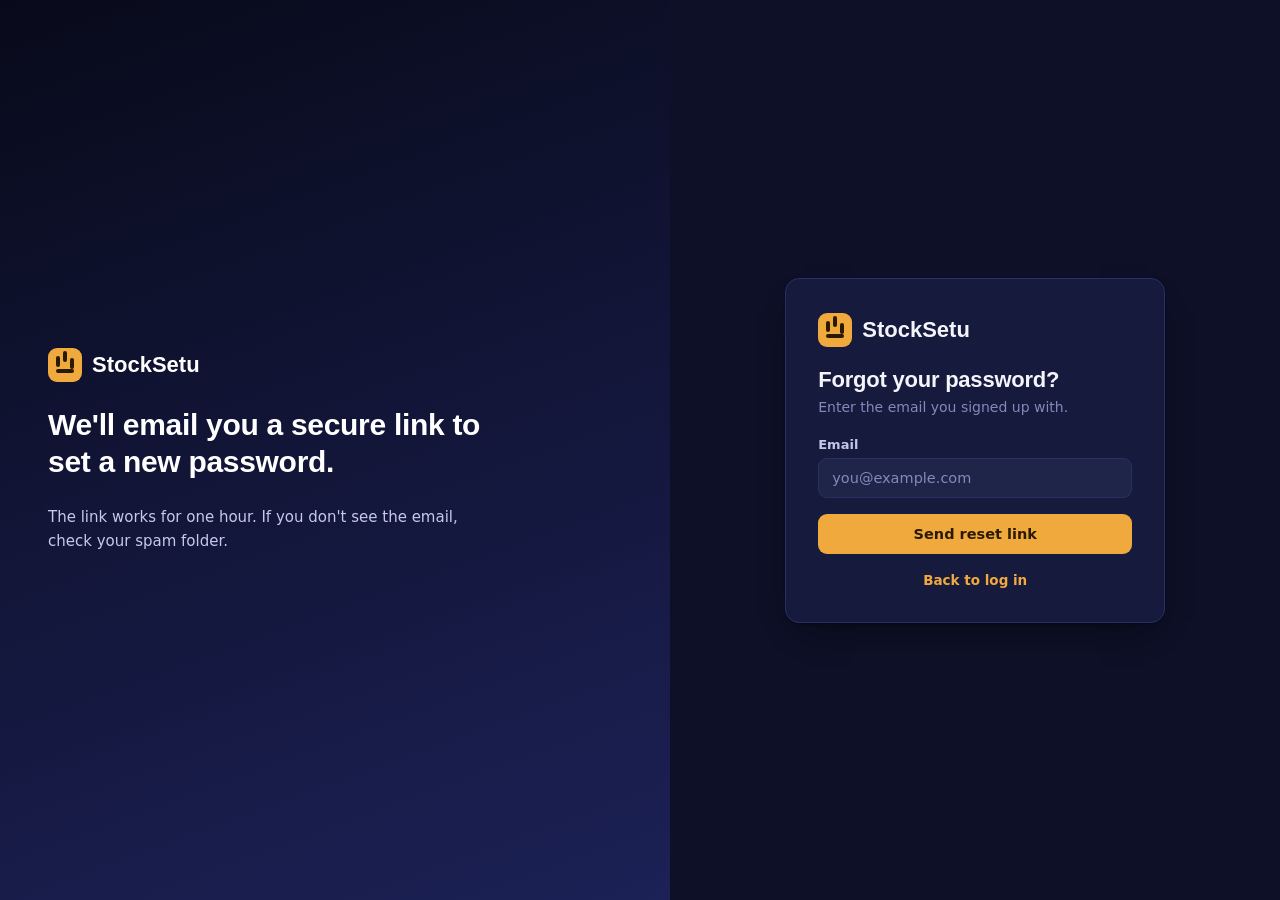
<file: public/forgot.html>
<!DOCTYPE html>
<html lang="en">
<head>
<meta charset="UTF-8" />
<meta name="viewport" content="width=device-width, initial-scale=1.0" />
<title>Forgot password - StockSetu</title>
<link rel="stylesheet" href="style.css" />
</head>
<body>
  <div class="auth-wrap">
    <aside class="auth-story">
      <div class="brand"><span class="mark"></span>StockSetu</div>
      <h1>We'll email you a secure link to set a new password.</h1>
      <p class="lead">The link works for one hour. If you don't see the email, check your spam folder.</p>
    </aside>
    <div class="auth-panel">
      <div class="auth-card">
        <div class="brand"><span class="mark"></span>StockSetu</div>
        <h2>Forgot your password?</h2>
        <p class="sub">Enter the email you signed up with.</p>
        <div id="msg" class="msg hidden"></div>
        <form id="forgotForm">
          <div class="field"><label>Email</label><input type="email" id="email" placeholder="you@example.com" required /></div>
          <button type="submit" class="btn btn-accent btn-wide" id="submitBtn">Send reset link</button>
        </form>
        <p class="auth-foot"><a href="login.html">Back to log in</a></p>
      </div>
    </div>
  </div>

  <script src="common.js"></script>
  <script>
    const form = document.getElementById("forgotForm");
    const msg = document.getElementById("msg");
    const submitBtn = document.getElementById("submitBtn");

    form.addEventListener("submit", async (e) => {
      e.preventDefault();
      submitBtn.disabled = true;
      submitBtn.textContent = "Sending...";
      const email = document.getElementById("email").value.trim();
      const { ok, data } = await apiPost("/api/forgot", { email });
      submitBtn.disabled = false;
      submitBtn.textContent = "Send reset link";
      showMsg(msg, data.message || data.error, !ok);
    });
  </script>
</body>
</html>
</file>
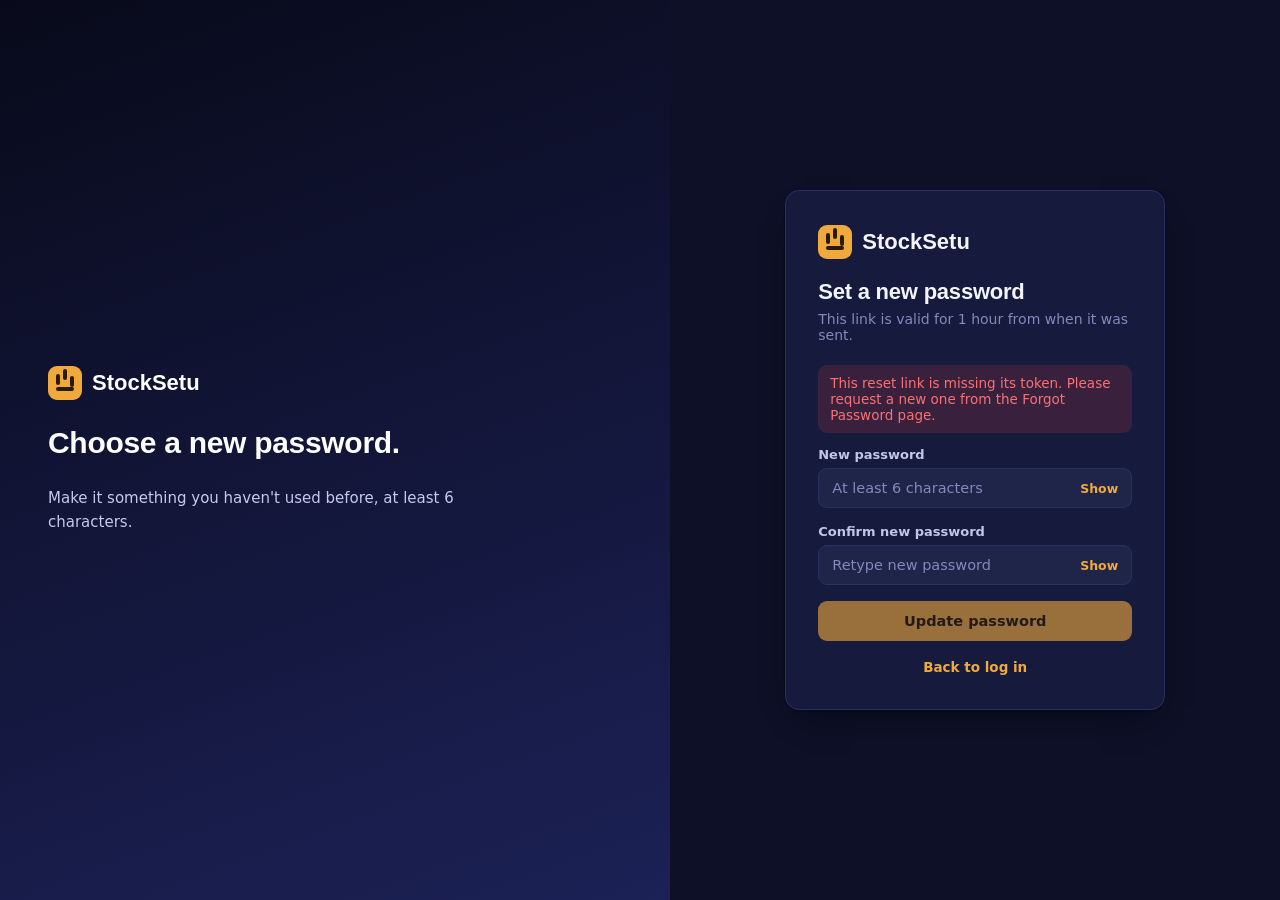
<file: public/reset.html>
<!DOCTYPE html>
<html lang="en">
<head>
<meta charset="UTF-8" />
<meta name="viewport" content="width=device-width, initial-scale=1.0" />
<title>Reset password - StockSetu</title>
<link rel="stylesheet" href="style.css" />
</head>
<body>
  <div class="auth-wrap">
    <aside class="auth-story">
      <div class="brand"><span class="mark"></span>StockSetu</div>
      <h1>Choose a new password.</h1>
      <p class="lead">Make it something you haven't used before, at least 6 characters.</p>
    </aside>
    <div class="auth-panel">
      <div class="auth-card">
        <div class="brand"><span class="mark"></span>StockSetu</div>
        <h2>Set a new password</h2>
        <p class="sub">This link is valid for 1 hour from when it was sent.</p>
        <div id="msg" class="msg hidden"></div>
        <form id="resetForm">
          <div class="field">
            <label>New password</label>
            <div class="pw-wrap">
              <input type="password" id="password" placeholder="At least 6 characters" required />
              <button type="button" class="pw-toggle" data-for="password" aria-label="Show password">Show</button>
            </div>
          </div>
          <div class="field">
            <label>Confirm new password</label>
            <div class="pw-wrap">
              <input type="password" id="confirm" placeholder="Retype new password" required />
              <button type="button" class="pw-toggle" data-for="confirm" aria-label="Show password">Show</button>
            </div>
          </div>
          <button type="submit" class="btn btn-accent btn-wide" id="submitBtn">Update password</button>
        </form>
        <p class="auth-foot"><a href="login.html">Back to log in</a></p>
      </div>
    </div>
  </div>

  <script src="common.js"></script>
  <script>
    initPasswordToggles();
    const params = new URLSearchParams(window.location.search);
    const token = params.get("token") || "";
    const form = document.getElementById("resetForm");
    const msg = document.getElementById("msg");
    const submitBtn = document.getElementById("submitBtn");

    if (!token) {
      showMsg(msg, "This reset link is missing its token. Please request a new one from the Forgot Password page.", true);
      form.querySelectorAll("input, button").forEach(el => el.disabled = true);
    }

    form.addEventListener("submit", async (e) => {
      e.preventDefault();
      const password = document.getElementById("password").value;
      const confirm = document.getElementById("confirm").value;
      if (password !== confirm) { showMsg(msg, "Passwords don't match.", true); return; }
      submitBtn.disabled = true;
      submitBtn.textContent = "Updating...";
      const { ok, data } = await apiPost("/api/reset-password", { token, new_password: password });
      if (!ok) {
        showMsg(msg, data.error, true);
        submitBtn.disabled = false;
        submitBtn.textContent = "Update password";
        return;
      }
      showMsg(msg, "Password updated! Redirecting to log in...", false);
      setTimeout(() => window.location.href = "login.html", 1500);
    });
  </script>
</body>
</html>
</file>
<file: public/style.css>
/* StockSetu v2 - "Midnight & Marigold" (dark theme) */

:root {
  --bg: #0d1026;
  --panel-deep: #080a1a;
  --surface: #161a3d;
  --surface-2: #1f2449;
  --ink: #f4f5fb;
  --ink-soft: #c3c6ea;
  --muted: #8389bb;
  --line: #2b3062;
  --accent: #f0a93c;
  --accent-ink: #2a1a00;
  --accent-soft: rgba(240, 169, 60, 0.16);
  --good: #22c55e;
  --good-soft: rgba(34, 197, 94, 0.16);
  --good-text: #4ade80;
  --bad: #ef4444;
  --bad-soft: rgba(239, 68, 68, 0.16);
  --bad-text: #f87171;
  --neutral: #7d84b8;
  --radius: 14px;
  --radius-sm: 9px;
  --shadow: 0 1px 2px rgba(0, 0, 0, 0.35), 0 16px 32px -18px rgba(0, 0, 0, 0.65);
  --font-display: "Poppins", "Segoe UI", sans-serif;
  --font-body: "Inter", "Segoe UI", system-ui, sans-serif;
}

* { box-sizing: border-box; }
html, body { margin: 0; min-height: 100%; background: var(--bg); color: var(--ink); font-family: var(--font-body); }
h1, h2, h3, h4 { font-family: var(--font-display); margin: 0; color: var(--ink); letter-spacing: -0.01em; }
p { margin: 0; }
a { color: var(--ink-soft); }

/* ================= Auth pages ================= */

.auth-wrap { min-height: 100vh; display: grid; grid-template-columns: 1.1fr 1fr; }
@media (max-width: 860px) { .auth-wrap { grid-template-columns: 1fr; } .auth-story { display: none; } }

.auth-story {
  background: linear-gradient(160deg, var(--panel-deep) 0%, #1c2156 100%);
  color: #e7e8fb; padding: 56px 48px; display: flex; flex-direction: column; justify-content: center; gap: 24px;
}
.brand { display: flex; align-items: center; gap: 10px; font-family: var(--font-display); font-weight: 700; font-size: 22px; color: #ffffff; }
.brand .mark { width: 34px; height: 34px; border-radius: 9px; background: var(--accent); position: relative; flex: none; }
.brand .mark::after { content: ""; position: absolute; left: 8px; right: 8px; bottom: 9px; height: 4px; border-radius: 2px; background: var(--accent-ink); }
.brand .mark::before { content: ""; position: absolute; left: 8px; bottom: 15px; width: 4px; height: 11px; border-radius: 2px; background: var(--accent-ink);
  box-shadow: 7px -5px 0 var(--accent-ink), 14px 2px 0 var(--accent-ink); }
.auth-story h1 { color: #ffffff; font-size: 30px; line-height: 1.25; max-width: 480px; }
.auth-story p.lead { color: #c6c8ec; font-size: 15px; max-width: 440px; line-height: 1.6; }
.sample-card { margin-top: 8px; background: rgba(255,255,255,0.06); border: 1px solid rgba(255,255,255,0.14); border-radius: var(--radius); padding: 18px 20px; max-width: 360px; }
.sample-card .tkr { font-weight: 700; font-family: var(--font-display); }
.sample-card .co { color: #a9acd6; font-size: 13px; }
.sample-card .score-row { display: flex; align-items: baseline; gap: 10px; margin-top: 10px; }
.sample-card .score-num { font-size: 30px; font-weight: 700; color: var(--accent); font-family: var(--font-display); }
.sample-card .score-label { font-size: 13px; color: #c6c8ec; }

.auth-panel { display: flex; align-items: center; justify-content: center; padding: 32px 20px; }
.auth-card { width: 100%; max-width: 380px; background: var(--surface); border: 1px solid var(--line);
  border-radius: var(--radius); box-shadow: var(--shadow); padding: 34px 32px; }
.auth-card .brand { color: var(--ink); margin-bottom: 20px; }
.auth-card h2 { font-size: 22px; margin-bottom: 6px; }
.auth-card .sub { color: var(--muted); font-size: 14px; margin-bottom: 22px; }

.field { margin-bottom: 16px; display: flex; flex-direction: column; gap: 6px; position: relative; }
.field label { font-size: 13px; font-weight: 600; color: var(--ink-soft); }
.field input, .field select {
  padding: 11px 13px; border: 1px solid var(--line); border-radius: var(--radius-sm);
  font-size: 14.5px; background: var(--surface-2); font-family: inherit; color: var(--ink);
}
.field input::placeholder { color: var(--muted); }
.field input:focus, .field select:focus { outline: none; border-color: var(--accent); background: var(--surface); }
.field select option { background: var(--surface); color: var(--ink); }

/* Password show/hide toggle -- a plain text button inside the field,
   simpler to read than an eye icon and just as clear. */
.pw-wrap { position: relative; }
.pw-wrap input { width: 100%; padding-right: 58px; }
.pw-toggle {
  position: absolute; top: 50%; right: 6px; transform: translateY(-50%);
  background: none; border: none; color: var(--accent); font-family: inherit;
  font-size: 12.5px; font-weight: 700; cursor: pointer; padding: 6px 8px;
}
.pw-toggle:hover { text-decoration: underline; }
.pw-toggle:focus-visible { outline: 2px solid var(--accent); outline-offset: 2px; border-radius: 4px; }

/* Chrome/Edge paint autofilled fields with their own light background +
   black text, ignoring page CSS, unless overridden like this -- without
   it, an autofilled symbol box would show unreadable black-on-black. */
.field input:-webkit-autofill,
.field input:-webkit-autofill:hover,
.field input:-webkit-autofill:focus {
  -webkit-text-fill-color: var(--ink);
  -webkit-box-shadow: 0 0 0 1000px var(--surface-2) inset;
  caret-color: var(--ink);
  transition: background-color 9999s ease-in-out 0s;
}

.btn { display: inline-flex; align-items: center; justify-content: center; gap: 8px; padding: 12px 18px;
  border-radius: var(--radius-sm); border: none; font-size: 14.5px; font-weight: 600; font-family: inherit;
  cursor: pointer; transition: transform 0.05s ease, filter 0.15s ease; }
.btn:active { transform: scale(0.98); }
.btn-primary { background: var(--surface-2); color: var(--ink); border: 1px solid var(--line); }
.btn-primary:hover { border-color: var(--accent); }
.btn-accent { background: var(--accent); color: var(--accent-ink); }
.btn-accent:hover { filter: brightness(1.08); }
.btn-wide { width: 100%; }
.btn:disabled { opacity: 0.6; cursor: not-allowed; }

.auth-foot { margin-top: 18px; font-size: 13.5px; color: var(--muted); text-align: center; }
.auth-foot a { font-weight: 600; color: var(--accent); text-decoration: none; }
.auth-foot a:hover { text-decoration: underline; }

.msg { font-size: 13.5px; padding: 10px 12px; border-radius: var(--radius-sm); margin-bottom: 14px; }
.msg-error { background: var(--bad-soft); color: var(--bad-text); }
.msg-ok { background: var(--good-soft); color: var(--good-text); }

/* ================= App shell ================= */

.topbar { background: var(--surface); border-bottom: 1px solid var(--line); padding: 14px 24px;
  display: flex; align-items: center; justify-content: space-between; gap: 16px; flex-wrap: wrap; }
.topbar .brand { font-size: 18px; }
.topbar .brand .mark { width: 28px; height: 28px; }
.top-actions { display: flex; align-items: center; gap: 14px; flex-wrap: wrap; }
.top-actions .who { font-size: 13.5px; color: var(--muted); }
.top-actions .who b { color: var(--ink); }
.pill-link { font-size: 13.5px; font-weight: 600; color: var(--ink-soft); text-decoration: none; padding: 7px 12px;
  border-radius: 999px; border: 1px solid var(--line); background: var(--surface-2); cursor: pointer; }
.pill-link:hover { background: var(--accent-soft); border-color: var(--accent); }

.page { max-width: 1120px; margin: 0 auto; padding: 28px 20px 60px; }

.search-card { background: var(--surface); border: 1px solid var(--line); border-radius: var(--radius); box-shadow: var(--shadow); padding: 22px 24px;
  display: flex; gap: 12px; align-items: flex-end; flex-wrap: wrap; margin-bottom: 18px; }
.search-card .field { margin-bottom: 0; flex: 1; min-width: 160px; }
.search-card .field.exchange { flex: 0 0 150px; min-width: 130px; }

.status-line { text-align: center; color: var(--muted); font-size: 14px; margin: 4px 0 18px; min-height: 18px; }
.status-line.error { color: var(--bad-text); }
.hidden { display: none !important; }

.card { background: var(--surface); border: 1px solid var(--line); border-radius: var(--radius); box-shadow: var(--shadow); padding: 20px 22px; margin-bottom: 18px; }
.card h3 { font-size: 14px; color: var(--muted); text-transform: uppercase; letter-spacing: 0.04em; margin-bottom: 14px; }

/* ---- overall score card ---- */
.overall-card { display: grid; grid-template-columns: 220px 1fr; gap: 24px; align-items: center; }
@media (max-width: 700px) { .overall-card { grid-template-columns: 1fr; } }

.gauge-wrap { display: flex; flex-direction: column; align-items: center; gap: 4px; }
.gauge { width: 200px; height: 108px; position: relative; overflow: hidden; }
.gauge .arc {
  width: 200px; height: 200px; border-radius: 50%; position: absolute; top: 0; left: 0;
  background: conic-gradient(
    from 180deg,
    var(--bad) 0deg, var(--bad) 36deg,
    #e08a3c 36deg, #e08a3c 72deg,
    var(--neutral) 72deg, var(--neutral) 108deg,
    #6fae5c 108deg, #6fae5c 144deg,
    var(--good) 144deg, var(--good) 180deg,
    transparent 180deg
  );
  mask: radial-gradient(circle at 50% 100%, transparent 62%, black 63%);
  -webkit-mask: radial-gradient(circle at 50% 100%, transparent 62%, black 63%);
}
.gauge .needle { position: absolute; left: 50%; bottom: 0; width: 3px; height: 86px; background: var(--ink);
  transform-origin: bottom center; transform: translateX(-50%) rotate(0deg); border-radius: 2px;
  transition: transform 0.6s cubic-bezier(.2,.9,.3,1.2); }
.gauge .needle::after { content: ""; position: absolute; bottom: -6px; left: 50%; width: 13px; height: 13px;
  border-radius: 50%; background: var(--ink); transform: translateX(-50%); }
.gauge-score { font-family: var(--font-display); font-size: 36px; font-weight: 700; margin-top: 2px; }
.gauge-label { font-size: 13px; font-weight: 700; padding: 4px 12px; border-radius: 999px; margin-top: 2px; }

.rationale-text { font-size: 15px; line-height: 1.6; color: var(--ink-soft); }
.pillar-mini-scores { display: flex; gap: 20px; margin-top: 14px; flex-wrap: wrap; }
.pillar-mini { display: flex; flex-direction: column; gap: 3px; }
.pillar-mini .mini-label { font-size: 12px; color: var(--muted); text-transform: uppercase; letter-spacing: 0.03em; }
.pillar-mini .mini-score { font-family: var(--font-display); font-size: 20px; font-weight: 700; }

.chip-good { background: var(--good-soft); color: var(--good-text); }
.chip-bad { background: var(--bad-soft); color: var(--bad-text); }
.chip-neutral { background: var(--accent-soft); color: var(--accent); }
.chip-strong-good { background: var(--good); color: #052e16; }
.chip-strong-bad { background: var(--bad); color: #450a0a; }

/* ---- pillar tabs ---- */
.pillar-tabs { display: flex; gap: 8px; margin-bottom: 14px; flex-wrap: wrap; }
.pillar-tab { padding: 10px 18px; border-radius: 999px; border: 1px solid var(--line); background: var(--surface);
  font-weight: 600; font-size: 14px; cursor: pointer; color: var(--muted); }
.pillar-tab.active { background: var(--accent); color: var(--accent-ink); border-color: var(--accent); }
.pillar-tab .pillar-score-badge { margin-left: 8px; font-size: 12px; opacity: 0.85; }

.algo-banner { display: flex; align-items: center; gap: 10px; background: linear-gradient(90deg, var(--accent-soft), transparent);
  border: 1px solid var(--accent); border-radius: var(--radius-sm); padding: 10px 14px; margin-bottom: 14px; font-size: 13.5px; }
.algo-banner .dot { width: 8px; height: 8px; border-radius: 50%; background: var(--accent); flex: none; }
.algo-banner b { color: var(--accent-ink); }

.horizon-tabs { display: flex; gap: 6px; margin-bottom: 16px; }
.horizon-tab { padding: 7px 14px; border-radius: var(--radius-sm); border: 1px solid var(--line); background: var(--surface-2);
  font-size: 13px; font-weight: 600; cursor: pointer; color: var(--muted); }
.horizon-tab.active { background: var(--accent); color: var(--accent-ink); border-color: var(--accent); }

.horizon-body { display: grid; grid-template-columns: 1fr 1fr; gap: 20px; }
@media (max-width: 760px) { .horizon-body { grid-template-columns: 1fr; } }

.metric-list { list-style: none; margin: 0; padding: 0; }
.metric-list li { display: flex; justify-content: space-between; align-items: center; padding: 8px 0; border-bottom: 1px dashed var(--line); font-size: 13.5px; }
.metric-list li:last-child { border-bottom: none; }
.metric-score { font-weight: 700; font-family: var(--font-display); padding: 2px 8px; border-radius: 6px; font-size: 12.5px; }

.raw-list { list-style: none; margin: 0; padding: 0; font-size: 13px; color: var(--muted); }
.raw-list li { display: flex; justify-content: space-between; padding: 5px 0; }
.raw-list li span:last-child { font-weight: 700; color: var(--ink); }

.crossover-note { margin-top: 10px; font-size: 13px; color: var(--muted); background: var(--surface-2); padding: 10px 12px; border-radius: var(--radius-sm); }
.crossover-note b.bullish { color: var(--good-text); }
.crossover-note b.bearish { color: var(--bad-text); }

.unavailable-note { color: var(--muted); font-size: 14px; padding: 20px 0; text-align: center; }

.chart-card canvas { max-height: 320px; }

.recent-list { list-style: none; margin: 0; padding: 0; }
.recent-list li { display: flex; justify-content: space-between; align-items: center; padding: 10px 0; border-bottom: 1px solid var(--line); font-size: 14px; }
.recent-list li:last-child { border-bottom: none; }
.recent-list .tkr { font-weight: 700; }
.recent-list .co { color: var(--muted); font-size: 12.5px; }
.score-chip { font-weight: 700; padding: 3px 10px; border-radius: 999px; font-size: 13px; }

/* ---- admin ---- */
.admin-grid { display: grid; grid-template-columns: 340px 1fr; gap: 20px; }
@media (max-width: 860px) { .admin-grid { grid-template-columns: 1fr; } }
.table-card { overflow-x: auto; }
table { width: 100%; border-collapse: collapse; font-size: 13.5px; }
th, td { text-align: left; padding: 9px 10px; border-bottom: 1px solid var(--line); white-space: nowrap; }
th { color: var(--muted); font-size: 11.5px; text-transform: uppercase; letter-spacing: 0.03em; }
.badge { font-size: 11.5px; font-weight: 700; padding: 3px 9px; border-radius: 999px; }
.badge-admin { background: var(--accent-soft); color: var(--accent); }
.badge-user { background: var(--surface-2); color: var(--muted); }
.badge-active { background: var(--good-soft); color: var(--good-text); }
.badge-disabled { background: var(--bad-soft); color: var(--bad-text); }
.small-btn { font-size: 12px; padding: 5px 9px; border-radius: 7px; border: 1px solid var(--line);
  background: var(--surface-2); cursor: pointer; font-weight: 600; margin: 2px; }
.small-btn:hover { background: var(--accent-soft); border-color: var(--accent); }

/* ---- company head + watchlist star ---- */
.company-head { display: flex; align-items: center; justify-content: space-between; gap: 12px;
  flex-wrap: wrap; margin-bottom: 16px; }
.company-head h2 { margin: 0; }
.star-btn { font-size: 13.5px; font-weight: 600; color: var(--ink-soft); background: var(--surface-2);
  border: 1px solid var(--line); border-radius: 999px; padding: 8px 14px; cursor: pointer; }
.star-btn:hover { border-color: var(--accent); }
.star-btn.active { background: var(--accent); color: var(--accent-ink); border-color: var(--accent); }

/* ---- profile badge next to rationale heading ---- */
.profile-badge { text-transform: none; font-weight: 600; font-size: 12px; color: var(--accent);
  background: var(--accent-soft); padding: 2px 9px; border-radius: 999px; letter-spacing: normal; margin-left: 6px; }

/* ---- why this score: driver lists ---- */
.drivers-grid { display: grid; grid-template-columns: 1fr 1fr; gap: 24px; }
@media (max-width: 700px) { .drivers-grid { grid-template-columns: 1fr; } }
.drivers-heading { font-size: 12.5px; font-weight: 700; text-transform: uppercase; letter-spacing: 0.03em;
  margin-bottom: 8px; }
.drivers-heading-good { color: var(--good-text); }
.drivers-heading-bad { color: var(--bad-text); }
.driver-list { list-style: none; margin: 0; padding: 0; }
.driver-list li { display: flex; justify-content: space-between; align-items: center; gap: 10px;
  padding: 8px 0; border-bottom: 1px solid var(--line); font-size: 13.5px; }
.driver-list li:last-child { border-bottom: none; }
.driver-tag { display: block; font-size: 11.5px; color: var(--muted); font-weight: 400; margin-top: 2px; }

/* ---- autocomplete dropdown under the search box ---- */
.suggest-field { position: relative; }
.suggest-dropdown {
  list-style: none; margin: 0; padding: 6px; position: absolute; top: calc(100% + 6px); left: 0; right: 0;
  background: var(--surface); border: 1px solid var(--line); border-radius: var(--radius-sm);
  box-shadow: var(--shadow); z-index: 20; max-height: 260px; overflow-y: auto;
}
.suggest-dropdown li { display: flex; align-items: baseline; gap: 10px; padding: 9px 10px;
  border-radius: 7px; cursor: pointer; font-size: 13.5px; }
.suggest-dropdown li:hover, .suggest-dropdown li.active { background: var(--accent-soft); }
.suggest-dropdown .suggest-ticker { font-weight: 700; font-family: var(--font-display); color: var(--ink); }
.suggest-dropdown .suggest-name { color: var(--ink-soft); flex: 1; }
.suggest-dropdown .suggest-exchange { font-size: 11px; font-weight: 700; color: var(--muted);
  background: var(--surface-2); padding: 2px 7px; border-radius: 999px; }

/* ---- watchlist table (horizontal, like a trading-terminal watchlist) ---- */
.watch-table { width: 100%; border-collapse: collapse; font-size: 13.5px; }
.watch-table th, .watch-table td { text-align: left; padding: 10px 12px; border-bottom: 1px solid var(--line); white-space: nowrap; }
.watch-table th { color: var(--muted); font-size: 11px; text-transform: uppercase; letter-spacing: 0.03em; }
.watch-table tbody tr:hover { background: var(--surface-2); }
.watch-table .tkr { font-weight: 700; font-family: var(--font-display); }
.watch-table .co { color: var(--muted); font-size: 12px; }
.watch-table .muted-cell { color: var(--muted); }
.watch-table .watch-actions { white-space: nowrap; }
.badge-bias { font-size: 11.5px; font-weight: 700; padding: 3px 10px; border-radius: 999px; }
.small-btn-danger { color: var(--bad-text); }
.small-btn-danger:hover { background: var(--bad-soft); border-color: var(--bad); }

/* Plain colored text for numeric table cells (no chip background --
   keeps a dense table readable instead of a wall of colored pills). */
.num-good { color: var(--good-text); font-weight: 700; }
.num-bad { color: var(--bad-text); font-weight: 700; }
.num-neutral { color: var(--muted); font-weight: 700; }
</file>
